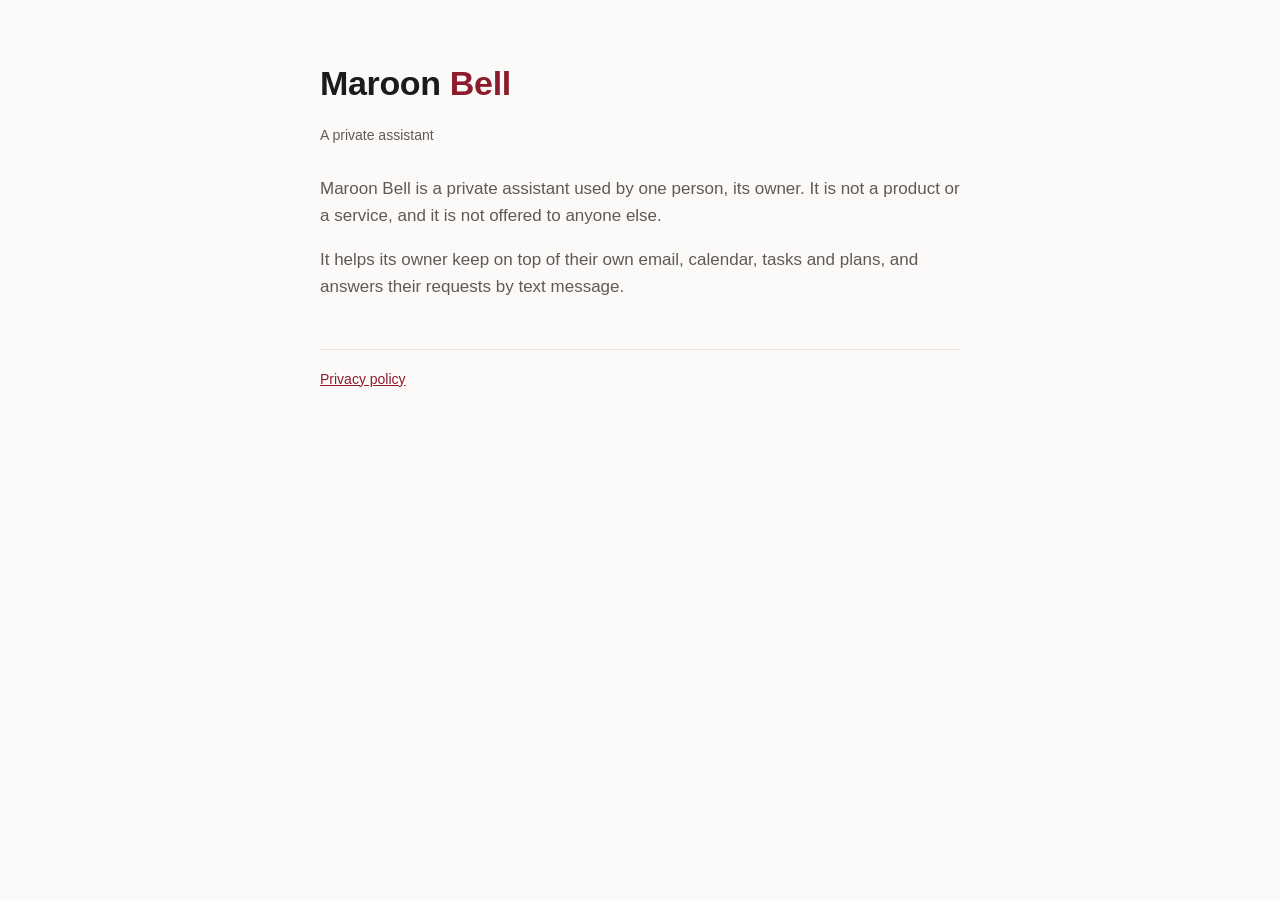
<file: index.html>
<!doctype html>
<html lang="en">
<head>
<meta charset="utf-8"><meta name="viewport" content="width=device-width, initial-scale=1">
<title>Maroon Bell</title><link rel="stylesheet" href="style.css">
</head>
<body><main>
<h1>Maroon <span>Bell</span></h1>
<p class="meta">A private assistant</p>
<p>Maroon Bell is a private assistant used by one person, its owner. It is not a product or a service, and it is not offered to anyone else.</p>
<p>It helps its owner keep on top of their own email, calendar, tasks and plans, and answers their requests by text message.</p>
<footer><a href="privacy.html">Privacy policy</a></footer>
</main></body>
</html>
</file>
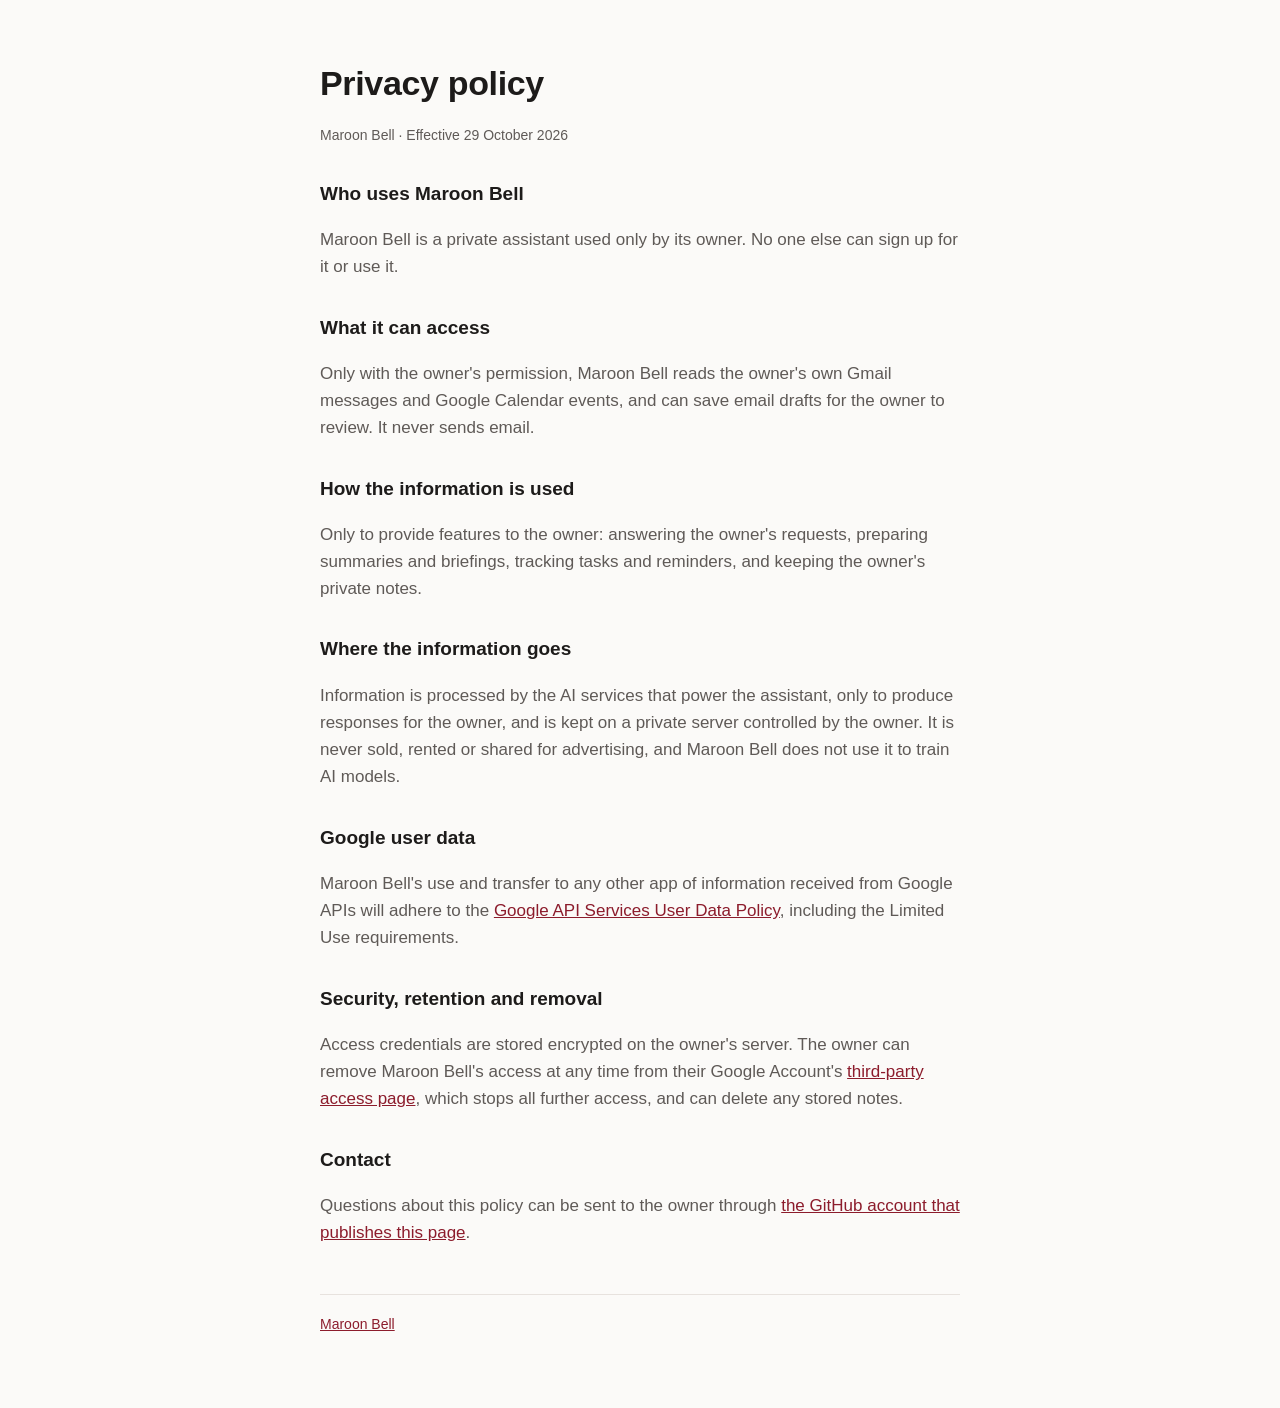
<file: privacy.html>
<!doctype html>
<html lang="en">
<head>
<meta charset="utf-8"><meta name="viewport" content="width=device-width, initial-scale=1">
<title>Maroon Bell privacy policy</title><link rel="stylesheet" href="style.css">
</head>
<body><main>
<h1>Privacy policy</h1>
<p class="meta">Maroon Bell · Effective 29 October 2026</p>

<h2>Who uses Maroon Bell</h2>
<p>Maroon Bell is a private assistant used only by its owner. No one else can sign up for it or use it.</p>

<h2>What it can access</h2>
<p>Only with the owner's permission, Maroon Bell reads the owner's own Gmail messages and Google Calendar events, and can save email drafts for the owner to review. It never sends email.</p>

<h2>How the information is used</h2>
<p>Only to provide features to the owner: answering the owner's requests, preparing summaries and briefings, tracking tasks and reminders, and keeping the owner's private notes.</p>

<h2>Where the information goes</h2>
<p>Information is processed by the AI services that power the assistant, only to produce responses for the owner, and is kept on a private server controlled by the owner. It is never sold, rented or shared for advertising, and Maroon Bell does not use it to train AI models.</p>

<h2>Google user data</h2>
<p>Maroon Bell's use and transfer to any other app of information received from Google APIs will adhere to the <a href="https://developers.google.com/terms/api-services-user-data-policy">Google API Services User Data Policy</a>, including the Limited Use requirements.</p>

<h2>Security, retention and removal</h2>
<p>Access credentials are stored encrypted on the owner's server. The owner can remove Maroon Bell's access at any time from their Google Account's <a href="https://myaccount.google.com/permissions">third-party access page</a>, which stops all further access, and can delete any stored notes.</p>

<h2>Contact</h2>
<p>Questions about this policy can be sent to the owner through <a href="https://github.com/MichaelAltieriTSZ">the GitHub account that publishes this page</a>.</p>

<footer><a href="./">Maroon Bell</a></footer>
</main></body>
</html>
</file>
<file: style.css>
:root { --bg:#fbfaf8; --text:#1d1b1a; --muted:#5f5a57; --accent:#8c1c2c; --line:#e7e2de; }
@media (prefers-color-scheme: dark) { :root { --bg:#141213; --text:#f1eeec; --muted:#b4ada9; --accent:#d4596c; --line:#2c2829; } }
* { box-sizing:border-box; }
body { margin:0; background:var(--bg); color:var(--text); font:17px/1.6 -apple-system, BlinkMacSystemFont, "Segoe UI", Inter, sans-serif; }
main { max-width:680px; margin:0 auto; padding:56px 20px 72px; }
h1 { font-size:34px; letter-spacing:-0.01em; margin:0 0 6px; }
h1 span { color:var(--accent); }
h2 { font-size:19px; margin:32px 0 6px; }
p, li { color:var(--muted); }
a { color:var(--accent); }
.meta { font-size:14px; color:var(--muted); margin-bottom:28px; }
footer { margin-top:48px; padding-top:18px; border-top:1px solid var(--line); font-size:14px; }
</file>
